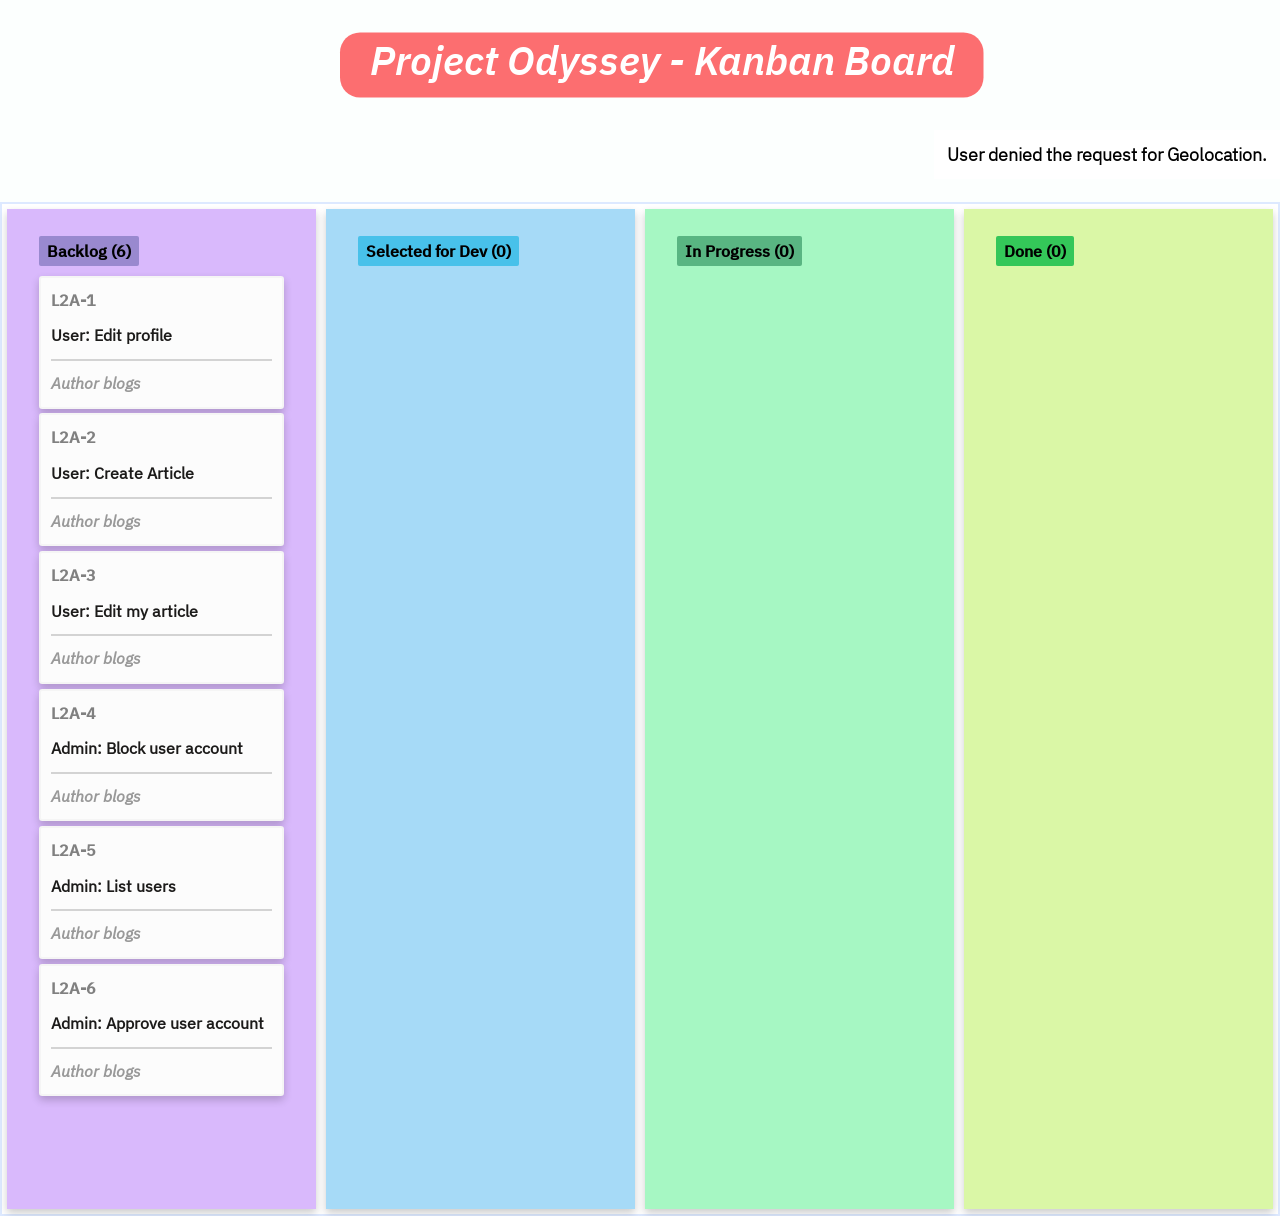
<file: index.html>
<!DOCTYPE html>
<html lang="en">
  <head>
    <meta charset="UTF-8" />
    <meta http-equiv="X-UA-Compatible" content="IE=edge" />
    <meta name="viewport" content="width=device-width, initial-scale=1.0" />
    <title>Kaban Board</title>
    <link rel="stylesheet" href="index.css" />
    <script src="index.js"></script>
  </head>
  <body>
    <div class="main">
      <div class="task-title">
        <svg height="130" width="780">
          <rect
            x="90"
            y="32.5"
            rx="20"
            ry="20"
            width="82.5%"
            height="50%"
            style="fill: #fd3135; opacity: 0.7"
          />
          <text
            style="fill: #fff; opacity: 1"
            font-size="40"
            font-family="task-title"
            x="120"
            y="75"
          >
            Project Odyssey - Kanban Board
          </text>
          Sorry, your browser does not support inline SVG.
        </svg>
      </div>
      <div class="task-location" id="task-location"></div>
      <br /><br /><br /><br />
      <div class="task-board">
        <div
          class="task-block"
          id="backlog"
          ondrop="drop(event)"
          ondragover="allowDrop(event)"
        >
          <div class="task-heading">
            <strong>Backlog<span id="backlog-count"></span></strong>
          </div>

          <div
            class="tasks"
            id="task4"
            draggable="true"
            ondragstart="drag(event)"
          >
            <div class="heading">L2A-1</div>
            <div class="body">User: Edit profile</div>
            <hr />
            <div class="footer">Author blogs</div>
          </div>

          <div
            class="tasks"
            id="task5"
            draggable="true"
            ondragstart="drag(event)"
          >
            <div class="heading">L2A-2</div>
            <div class="body">User: Create Article</div>
            <hr />
            <div class="footer">Author blogs</div>
          </div>

          <div
            class="tasks"
            id="task6"
            draggable="true"
            ondragstart="drag(event)"
          >
            <div class="heading">L2A-3</div>
            <div class="body">User: Edit my article</div>
            <hr />
            <div class="footer">Author blogs</div>
          </div>

          <div
            class="tasks"
            id="task3"
            draggable="true"
            ondragstart="drag(event)"
          >
            <div class="heading">L2A-4</div>
            <div class="body">Admin: Block user account</div>
            <hr />
            <div class="footer">Author blogs</div>
          </div>

          <div
            class="tasks"
            id="task1"
            draggable="true"
            ondragstart="drag(event)"
          >
            <div class="heading">L2A-5</div>

            <div class="body">Admin: List users</div>
            <hr />
            <div class="footer">Author blogs</div>
          </div>

          <div
            class="tasks"
            id="task2"
            draggable="true"
            ondragstart="drag(event)"
          >
            <div class="heading">L2A-6</div>

            <div class="body">Admin: Approve user account</div>
            <hr />
            <div class="footer">Author blogs</div>
          </div>
        </div>

        <div
          class="task-block"
          id="dev"
          ondrop="drop(event)"
          ondragover="allowDrop(event)"
        >
          <div class="task-heading">
            <strong>Selected for Dev<span id="dev-count"></span></strong>
          </div>
        </div>

        <div
          class="task-block"
          id="progress"
          ondrop="drop(event)"
          ondragover="allowDrop(event)"
        >
          <div class="task-heading">
            <strong>In Progress<span id="progress-count"></span></strong>
          </div>
        </div>

        <div
          class="task-block"
          id="done"
          ondrop="drop(event)"
          ondragover="allowDrop(event)"
        >
          <div class="task-heading">
            <strong>Done<span id="done-count"></span></strong>
          </div>
        </div>
      </div>
    </div>
  </body>
</html>
</file>
<file: index.css>
* {
  margin: 0;
  padding: 0;
  box-sizing: border-box;
}
body {
  background-color: #fcfffe;
  overflow: auto;
}

/*Task Title*/

.task-title {
  display: flex;
  flex-direction: row;
  justify-content: space-around;
  font-family: sans-serif;
}

/*Location Style*/

#task-location {
  font-size: large;
  font-weight: bolder;
  font-family: task-location;
  position: absolute;
  right: 0px;
  text-align: right;
  padding: 1vw;
  display: flex;
  justify-content: right;
  align-items: center;
  background-color: #fff;
}
#task-location ::after {
  content: "";
  clear: both;
  display: table;
}

/*Task Board*/

.task-board {
  position: relative;
  display: flex;
  flex-wrap: nowrap;
  border: 2px solid #dde9ff;
  background-color: #fff;
}

.task-board > div {
  width: 100%;
  height: 1000px;
  margin: 5px;
  padding: 2rem;
  box-shadow: 0 4px 8px 0 rgba(0, 0, 0, 0.2);
}
.task-board:hover {
  box-shadow: 0 8px 16px 0 rgba(0, 0, 0, 0.2);
}

/*Individual Tasks Style*/

.tasks {
  background-color: #fcfcfc;
  margin: 0.3rem 0rem 0.3rem 0rem;
  border: 2px solid whitesmoke;
  border-radius: 0.2rem;
  padding: 10px;
  box-shadow: 0 4px 8px 0 rgba(0, 0, 0, 0.2);
  transition: 0.3s;
  width: 100%;
  text-align: left;
  line-height: 1.6;
}

.tasks:hover {
  box-shadow: 0 8px 16px 0 rgba(0, 0, 0, 0.2);
}
.task div {
  padding-left: 1rem;
}

/*Tasks Style*/

.heading {
  font-family: heading;
  color: #808080;
  font-size: 1em;
  margin-bottom: 10px;
  font-weight: bold;
}
.body {
  color: #1c1b1a;
  font-family: body;
  font-weight: bold;
  margin-bottom: 10px;
}
.footer {
  font-family: footer;
  color: #999999;
  font-weight: bold;
}
.tasks hr {
  height: 2px;
  background-color: lightgrey;
  border: none;
  margin-bottom: 10px;
}

/*Task Container and Task Heading Style*/

.task-heading {
  color: rgb(0, 0, 0);
  padding-bottom: 10px;
  font-family: task-heading;
}

#backlog strong {
  padding: 5px 8px;
  border-radius: 2px;
  background-color: #9989cf;
}
#backlog {
  background-color: #d9b9fc;
}
#dev strong {
  padding: 5px 8px;
  border-radius: 2px;
  background-color: #48c1ea;
}
#dev {
  background-color: #a6daf7;
}
#progress strong {
  padding: 5px 8px;
  border-radius: 2px;
  background-color: #59b582;
}
#progress {
  background-color: #a6f7c3;
}
#done strong {
  padding: 5px 8px;
  border-radius: 2px;
  background-color: rgb(52, 199, 89);
}
#done {
  background-color: #daf7a6;
}

/*Font Style*/

@font-face {
  font-family: heading;
  src: url("IBM_Plex_Sans/IBMPlexSans-Medium.ttf");
}
@font-face {
  font-family: body;
  src: url("IBM_Plex_Sans/IBMPlexSans-Regular.ttf");
}
@font-face {
  font-family: footer;
  src: url("IBM_Plex_Sans/IBMPlexSans-Italic.ttf");
}
@font-face {
  font-family: task-heading;
  src: url("IBM_Plex_Sans/IBMPlexSans-Medium.ttf");
}
@font-face {
  font-family: task-location;
  src: url("IBM_Plex_Sans/IBMPlexSans-Light.ttf");
}
@font-face {
  font-family: task-title;
  src: url("IBM_Plex_Sans/IBMPlexSans-SemiBoldItalic.ttf");
}
.task-block {
  width: inherit;
  position: relative;
}
</file>
<file: kaban-board.css>
* {
  margin: 0;
  padding: 0;
  box-sizing: border-box;
}
body {
  background-color: #fcfffe;
  overflow: auto;
}

/*Task Title*/

.task-title {
  display: flex;
  flex-direction: row;
  justify-content: space-around;
  font-family: sans-serif;
}

/*Location Style*/

#task-location {
  font-size: large;
  font-weight: bolder;
  font-family: task-location;
  position: absolute;
  right: 0px;
  text-align: right;
  padding: 1vw;
  display: flex;
  justify-content: right;
  align-items: center;
  background-color: #fff;
}
#task-location ::after {
  content: "";
  clear: both;
  display: table;
}

/*Task Board*/

.task-board {
  position: relative;
  display: flex;
  flex-wrap: nowrap;
  border: 2px solid #dde9ff;
  background-color: #fff;
}

.task-board > div {
  width: 100%;
  height: 1000px;
  margin: 5px;
  padding: 2rem;
  box-shadow: 0 4px 8px 0 rgba(0, 0, 0, 0.2);
}
.task-board:hover {
  box-shadow: 0 8px 16px 0 rgba(0, 0, 0, 0.2);
}

/*Individual Tasks Style*/

.tasks {
  background-color: #fcfcfc;
  margin: 0.3rem 0rem 0.3rem 0rem;
  border: 2px solid whitesmoke;
  border-radius: 0.2rem;
  padding: 10px;
  box-shadow: 0 4px 8px 0 rgba(0, 0, 0, 0.2);
  transition: 0.3s;
  width: 100%;
  text-align: left;
  line-height: 1.6;
}

.tasks:hover {
  box-shadow: 0 8px 16px 0 rgba(0, 0, 0, 0.2);
}
.task div {
  padding-left: 1rem;
}

/*Tasks Style*/

.heading {
  font-family: heading;
  color: #808080;
  font-size: 1em;
  margin-bottom: 10px;
  font-weight: bold;
}
.body {
  color: #1c1b1a;
  font-family: body;
  font-weight: bold;
  margin-bottom: 10px;
}
.footer {
  font-family: footer;
  color: #999999;
  font-weight: bold;
}
.tasks hr {
  height: 2px;
  background-color: lightgrey;
  border: none;
  margin-bottom: 10px;
}

/*Task Container and Task Heading Style*/

.task-heading {
  color: rgb(0, 0, 0);
  padding-bottom: 10px;
  font-family: task-heading;
}

#backlog strong {
  padding: 5px 8px;
  border-radius: 2px;
  background-color: #9989cf;
}
#backlog {
  background-color: #d9b9fc;
}
#dev strong {
  padding: 5px 8px;
  border-radius: 2px;
  background-color: #48c1ea;
}
#dev {
  background-color: #a6daf7;
}
#progress strong {
  padding: 5px 8px;
  border-radius: 2px;
  background-color: #59b582;
}
#progress {
  background-color: #a6f7c3;
}
#done strong {
  padding: 5px 8px;
  border-radius: 2px;
  background-color: rgb(52, 199, 89);
}
#done {
  background-color: #daf7a6;
}

/*Font Style*/

@font-face {
  font-family: heading;
  src: url("IBM_Plex_Sans/IBMPlexSans-Medium.ttf");
}
@font-face {
  font-family: body;
  src: url("IBM_Plex_Sans/IBMPlexSans-Regular.ttf");
}
@font-face {
  font-family: footer;
  src: url("IBM_Plex_Sans/IBMPlexSans-Italic.ttf");
}
@font-face {
  font-family: task-heading;
  src: url("IBM_Plex_Sans/IBMPlexSans-Medium.ttf");
}
@font-face {
  font-family: task-location;
  src: url("IBM_Plex_Sans/IBMPlexSans-Light.ttf");
}
@font-face {
  font-family: task-title;
  src: url("IBM_Plex_Sans/IBMPlexSans-SemiBoldItalic.ttf");
}
.task-block {
  width: inherit;
  position: relative;
}
</file>
<file: taskboard.css>
* {
  margin: 0;
  padding: 0;
  box-sizing: border-box;
}
body {
  background-color: #fcfffe;
  overflow: auto;
}

/*Task Title*/

.task-title {
  display: flex;
  flex-direction: row;
  justify-content: space-around;
  font-family: sans-serif;
}

/*Location Style*/

#task-location {
  font-size: large;
  font-weight: bolder;
  font-family: task-location;
  position: absolute;
  right: 0px;
  text-align: right;
  padding: 1vw;
  display: flex;
  justify-content: right;
  align-items: center;
  background-color: #fff;
}
#task-location ::after {
  content: "";
  clear: both;
  display: table;
}

/*Task Board*/

.task-board {
  position: relative;
  display: flex;
  flex-wrap: nowrap;
  border: 2px solid #dde9ff;
  background-color: #fff;
}

.task-board > div {
  width: 100%;
  height: 1000px;
  margin: 5px;
  padding: 2rem;
  box-shadow: 0 4px 8px 0 rgba(0, 0, 0, 0.2);
}
.task-board:hover {
  box-shadow: 0 8px 16px 0 rgba(0, 0, 0, 0.2);
}

/*Individual Tasks Style*/

.tasks {
  background-color: #fcfcfc;
  margin: 0.3rem 0rem 0.3rem 0rem;
  border: 2px solid whitesmoke;
  border-radius: 0.2rem;
  padding: 10px;
  box-shadow: 0 4px 8px 0 rgba(0, 0, 0, 0.2);
  transition: 0.3s;
  width: 100%;
  text-align: left;
  line-height: 1.6;
}

.tasks:hover {
  box-shadow: 0 8px 16px 0 rgba(0, 0, 0, 0.2);
}
.task div {
  padding-left: 1rem;
}

/*Tasks Style*/

.heading {
  font-family: heading;
  color: #808080;
  font-size: 1em;
  margin-bottom: 10px;
  font-weight: bold;
}
.body {
  color: #1c1b1a;
  font-family: body;
  font-weight: bold;
  margin-bottom: 10px;
}
.footer {
  font-family: footer;
  color: #999999;
  font-weight: bold;
}
.tasks hr {
  height: 2px;
  background-color: lightgrey;
  border: none;
  margin-bottom: 10px;
}

/*Task Container and Task Heading Style*/

.task-heading {
  color: rgb(0, 0, 0);
  padding-bottom: 10px;
  font-family: task-heading;
}

#backlog strong {
  padding: 5px 8px;
  border-radius: 2px;
  background-color: #9989cf;
}
#backlog {
  background-color: #d9b9fc;
}
#dev strong {
  padding: 5px 8px;
  border-radius: 2px;
  background-color: #48c1ea;
}
#dev {
  background-color: #a6daf7;
}
#progress strong {
  padding: 5px 8px;
  border-radius: 2px;
  background-color: #59b582;
}
#progress {
  background-color: #a6f7c3;
}
#done strong {
  padding: 5px 8px;
  border-radius: 2px;
  background-color: rgb(52, 199, 89);
}
#done {
  background-color: #daf7a6;
}

/*Font Style*/

@font-face {
  font-family: heading;
  src: url("IBM_Plex_Sans/IBMPlexSans-Medium.ttf");
}
@font-face {
  font-family: body;
  src: url("IBM_Plex_Sans/IBMPlexSans-Regular.ttf");
}
@font-face {
  font-family: footer;
  src: url("IBM_Plex_Sans/IBMPlexSans-Italic.ttf");
}
@font-face {
  font-family: task-heading;
  src: url("IBM_Plex_Sans/IBMPlexSans-Medium.ttf");
}
@font-face {
  font-family: task-location;
  src: url("IBM_Plex_Sans/IBMPlexSans-Light.ttf");
}
@font-face {
  font-family: task-title;
  src: url("IBM_Plex_Sans/IBMPlexSans-SemiBoldItalic.ttf");
}
.task-block {
  width: inherit;
  position: relative;
}
</file>
